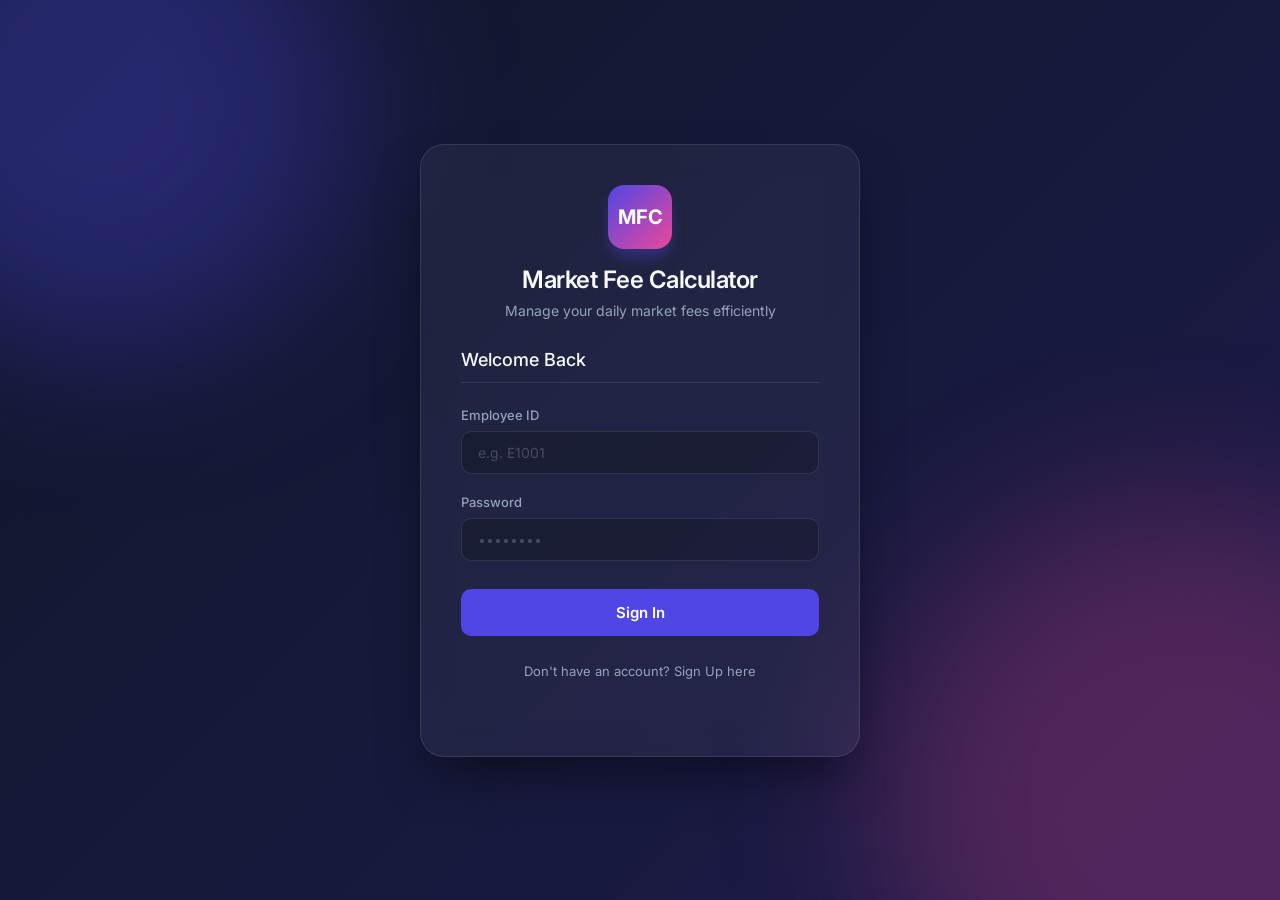
<file: src/main/resources/static/index.html>
<!DOCTYPE html>
<html lang="en">
<head>
    <meta charset="UTF-8">
    <meta name="viewport" content="width=device-width, initial-scale=1.0">
    <title>Market Fee Calculator - Authentication</title>
    <link href="https://fonts.googleapis.com/css2?family=Inter:wght@300;400;500;600;700&display=swap" rel="stylesheet">
    <link rel="stylesheet" href="AuthStyle.css">
</head>
<body>
    <!-- Background Animated Shapes -->
    <div class="blob blob-1"></div>
    <div class="blob blob-2"></div>

    <div class="auth-container">
        <div class="auth-glass-panel">
            <div class="branding">
                <div class="logo-box">MFC</div>
                <h2>Market Fee Calculator</h2>
                <p>Manage your daily market fees efficiently</p>
            </div>

            <!-- Login Form -->
            <form id="loginForm" class="auth-form active-form">
                <h3>Welcome Back</h3>
                <div class="input-group">
                    <label for="loginEmployeeId">Employee ID</label>
                    <input type="text" id="loginEmployeeId" required autocomplete="off" placeholder="e.g. E1001">
                </div>
                <div class="input-group">
                    <label for="loginPassword">Password</label>
                    <input type="password" id="loginPassword" required placeholder="••••••••">
                </div>
                <button type="submit" class="primary-btn" id="loginBtn" onclick="submitLoginForm(event)">Sign In</button>
                <div class="toggle-link">
                    <a href="#" onclick="toggleForms(event)">Don't have an account? Sign Up here</a>
                </div>
                <div id="loginMessage" class="message"></div>
            </form>

            <!-- Signup Form -->
            <form id="signupForm" class="auth-form hidden-form">
                <h3>Create Account</h3>
                <div class="input-row">
                    <div class="input-group">
                        <label for="signupEmployeeId">Employee ID</label>
                        <input type="text" id="signupEmployeeId" required autocomplete="off" placeholder="e.g. E1001">
                    </div>
                    <div class="input-group">
                        <label for="signupEmployeeCode">Employee Code</label>
                        <input type="text" id="signupEmployeeCode" required autocomplete="off" placeholder="e.g. DLTB-A">
                    </div>
                </div>
                <div class="input-group">
                    <label for="signupEmail">Email ID</label>
                    <input type="email" id="signupEmail" required placeholder="email@example.com">
                </div>
                <div class="input-row">
                    <div class="input-group">
                        <label for="signupDob">Date of Birth</label>
                        <input type="date" id="signupDob" required>
                    </div>
                    <div class="input-group">
                        <label for="signupPassword">Password</label>
                        <input type="password" id="signupPassword" required placeholder="••••••••">
                    </div>
                </div>
                <button type="submit" class="primary-btn" id="signupBtn" onclick="submitSignupForm(event)">Sign Up</button>
                <div class="toggle-link">
                    <a href="#" onclick="toggleForms(event)">Already have an account? Sign In here</a>
                </div>
                <div id="signupMessage" class="message"></div>
            </form>
        </div>
    </div>
    
    <script src="auth-logic.js"></script>
    <script>
        // Prevent back button from leaving login page or showing cached pages after logout
        window.history.pushState(null, "", window.location.href);
        window.onpopstate = function() {
            window.history.pushState(null, "", window.location.href);
        };

        // Check if user is already logged in, redirect to home if true
        if (sessionStorage.getItem('employeeId')) {
            window.location.replace('home.html');
        }
    </script>
</body>
</html>
</file>
<file: src/main/resources/static/AuthStyle.css>
:root {
    --primary-color: #4f46e5;
    --primary-hover: #4338ca;
    --bg-gradient-start: #0f172a;
    --bg-gradient-end: #1e1b4b;
    --glass-bg: rgba(255, 255, 255, 0.05);
    --glass-border: rgba(255, 255, 255, 0.1);
    --text-main: #f8fafc;
    --text-muted: #94a3b8;
    --error-color: #ef4444;
    --success-color: #10b981;
}

body {
    margin: 0;
    font-family: 'Inter', system-ui, -apple-system, sans-serif;
    background: linear-gradient(135deg, var(--bg-gradient-start), var(--bg-gradient-end));
    color: var(--text-main);
    min-height: 100vh;
    display: flex;
    flex-direction: column;
    overflow-x: hidden;
    overflow-y: auto;
    position: relative;
}

/* Abstract Blobs for Premium Feel */
.blob {
    position: fixed;
    filter: blur(80px);
    z-index: -1;
    border-radius: 50%;
    animation: float 10s infinite alternate ease-in-out;
}

.blob-1 {
    width: 500px;
    height: 500px;
    background: rgba(79, 70, 229, 0.35);
    top: -150px;
    left: -150px;
}

.blob-2 {
    width: 600px;
    height: 600px;
    background: rgba(236, 72, 153, 0.25);
    bottom: -200px;
    right: -200px;
    animation-delay: -5s;
}

@keyframes float {
    0% { transform: translate(0, 0) scale(1); }
    100% { transform: translate(50px, 50px) scale(1.05); }
}

.auth-container {
    width: 100%;
    max-width: 480px;
    padding: 40px 20px;
    box-sizing: border-box;
    z-index: 10;
    margin: auto;
}

.auth-glass-panel {
    background: var(--glass-bg);
    backdrop-filter: blur(16px);
    -webkit-backdrop-filter: blur(16px);
    border: 1px solid var(--glass-border);
    border-radius: 24px;
    padding: 40px;
    box-shadow: 0 25px 50px -12px rgba(0, 0, 0, 0.5);
    transition: all 0.3s ease;
}

.branding {
    text-align: center;
    margin-bottom: 30px;
}

.logo-box {
    width: 64px;
    height: 64px;
    background: linear-gradient(135deg, #4f46e5, #ec4899);
    border-radius: 16px;
    display: flex;
    align-items: center;
    justify-content: center;
    font-size: 20px;
    font-weight: 700;
    margin: 0 auto 16px;
    box-shadow: 0 10px 15px -3px rgba(79, 70, 229, 0.4);
    color: white;
}

.branding h2 {
    margin: 0 0 8px 0;
    font-size: 24px;
    font-weight: 600;
    letter-spacing: -0.5px;
}

.branding p {
    margin: 0;
    color: var(--text-muted);
    font-size: 14px;
}

.auth-form {
    display: none;
    opacity: 0;
    transform: translateY(10px);
}

.auth-form.active-form {
    display: block;
    animation: fadeIn 0.4s forwards ease-out;
}

@keyframes fadeIn {
    to {
        opacity: 1;
        transform: translateY(0);
    }
}

.auth-form h3 {
    margin: 0 0 24px 0;
    font-size: 18px;
    font-weight: 500;
    border-bottom: 1px solid var(--glass-border);
    padding-bottom: 12px;
}

.input-row {
    display: flex;
    gap: 16px;
}

.input-group {
    margin-bottom: 20px;
    flex: 1;
}

.input-group label {
    display: block;
    font-size: 13px;
    color: var(--text-muted);
    margin-bottom: 8px;
    font-weight: 500;
}

.input-group input {
    width: 100%;
    padding: 12px 16px;
    background: rgba(0, 0, 0, 0.2);
    border: 1px solid rgba(255, 255, 255, 0.1);
    border-radius: 10px;
    color: var(--text-main);
    font-size: 14px;
    font-family: inherit;
    box-sizing: border-box;
    transition: all 0.2s ease;
}

.input-group input[type="date"] {
    color-scheme: dark;
}

.input-group input:focus {
    outline: none;
    border-color: var(--primary-color);
    background: rgba(0, 0, 0, 0.4);
    box-shadow: 0 0 0 4px rgba(79, 70, 229, 0.15);
}

.input-group input::placeholder {
    color: rgba(255, 255, 255, 0.2);
}

.primary-btn {
    width: 100%;
    padding: 14px;
    background: var(--primary-color);
    color: white;
    border: none;
    border-radius: 10px;
    font-size: 15px;
    font-weight: 600;
    cursor: pointer;
    transition: all 0.2s ease;
    margin-top: 8px;
    font-family: inherit;
}

.primary-btn:hover:not(:disabled) {
    background: var(--primary-hover);
    transform: translateY(-2px);
    box-shadow: 0 4px 12px rgba(79, 70, 229, 0.4);
}

.primary-btn:active:not(:disabled) {
    transform: translateY(0);
}

.primary-btn:disabled {
    opacity: 0.6;
    cursor: not-allowed;
}

.toggle-link {
    text-align: center;
    margin-top: 24px;
}

.toggle-link a {
    color: var(--text-muted);
    text-decoration: none;
    font-size: 13px;
    transition: color 0.2s ease;
}

.toggle-link a:hover {
    color: var(--text-main);
}

.message {
    margin-top: 16px;
    font-size: 13px;
    text-align: center;
    min-height: 20px;
    font-weight: 500;
}

.message.error { color: var(--error-color); }
.message.success { color: var(--success-color); }

@media (max-width: 600px) {
    .auth-glass-panel { padding: 30px 20px; }
    .input-row { flex-direction: column; gap: 0; }
}
</file>
<file: src/main/resources/static/FormStyle.css>
:root {
    --color-primary: #2563eb;
    --color-primary-soft: #eff4ff;
    --color-danger: #dc2626;
    --color-bg: #f3f4f6;
    --color-card: #ffffff;
    --color-border: #e5e7eb;
    --color-text: #111827;
    --color-text-muted: #6b7280;
    --radius-sm: 4px;
    --radius-md: 10px;
    --radius-lg: 14px;
    --spacing-xs: 4px;
    --spacing-sm: 8px;
    --spacing-md: 16px;
    --spacing-lg: 24px;
    --spacing-xl: 32px;
    --shadow-soft: 0 8px 20px rgba(15, 23, 42, 0.06);
}

body {
    margin: 0;
    font-family: system-ui, -apple-system, BlinkMacSystemFont, "Segoe UI", sans-serif;
    background-color: var(--color-bg);
    color: var(--color-text);
}

.container {
    max-width: 920px;
    margin: 40px auto;
    padding: 0 var(--spacing-md);
}

h2 {
    text-align: center;
    margin-bottom: var(--spacing-lg);
    font-size: 1.6rem;
    font-weight: 600;
}

form {
    background-color: var(--color-card);
    border-radius: var(--radius-lg);
    box-shadow: var(--shadow-soft);
    padding: var(--spacing-lg);
    border: 1px solid var(--color-border);
}

.form-group {
    margin-bottom: var(--spacing-md);
}

form label {
    display: block;
    font-size: 0.9rem;
    font-weight: 500;
    color: var(--color-text-muted);
    margin-bottom: var(--spacing-xs);
}

form input,
form select {
    width: 100%;
    padding: 9px 10px;
    font-size: 0.95rem;
    border-radius: var(--radius-sm);
    border: 1px solid var(--color-border);
    background-color: #f9fafb;
    box-sizing: border-box;
}

form input:focus,
form select:focus,
.submit-btn:focus-visible {
    outline: 2px solid var(--color-primary);
    outline-offset: 1px;
    border-color: var(--color-primary);
}

.source-fieldset {
    border: none;
    padding: 0;
    margin: 0;
}

.sr-only {
    position: absolute;
    width: 1px;
    height: 1px;
    padding: 0;
    margin: -1px;
    overflow: hidden;
    clip: rect(0, 0, 0, 0);
    white-space: nowrap;
    border: 0;
}

.sources-grid {
    display: grid;
    grid-template-columns: repeat(auto-fit, minmax(260px, 1fr));
    gap: var(--spacing-md);
    margin-top: var(--spacing-sm);
}

.source-card {
    border-radius: var(--radius-md);
    border: 1px solid var(--color-border);
    padding: var(--spacing-md);
    background-color: #f9fafb;
}

.source-header {
    display: flex;
    align-items: center;
    justify-content: space-between;
    margin-bottom: var(--spacing-sm);
}

.checkbox-label {
    display: inline-flex;
    align-items: center;
    gap: var(--spacing-xs);
    font-weight: 500;
    color: var(--color-text);
}

.source-body {
    display: grid;
    grid-template-columns: 1fr;
    gap: var(--spacing-sm);
}

.market-fee-row {
    display: grid;
    grid-template-columns: 1fr;
}

.source-actions {
    margin-top: var(--spacing-sm);
    display: flex;
    justify-content: flex-end;
}

.row-inline {
    display: flex;
    flex-wrap: wrap;
    gap: var(--spacing-sm);
}

.row-inline > .form-group {
    flex: 1 1 120px;
    margin-bottom: 0;
}

.submit-btn {
    border-radius: var(--radius-sm);
    border: 1px solid transparent;
    padding: 9px 14px;
    font-size: 0.95rem;
    font-weight: 500;
    cursor: pointer;
    transition: background-color 0.15s ease, border-color 0.15s ease, color 0.15s ease, box-shadow 0.15s ease;
}

.btn-primary {
    background-color: var(--color-primary);
    color: #ffffff;
    box-shadow: 0 1px 3px rgba(15, 23, 42, 0.15);
}

.btn-primary:hover:not(:disabled) {
    background-color: #1d4ed8;
}

.btn-secondary {
    background-color: #ffffff;
    color: var(--color-text);
    border-color: var(--color-border);
}

.btn-secondary:hover:not(:disabled) {
    background-color: var(--color-primary-soft);
    border-color: var(--color-primary);
}

.btn-full {
    width: 100%;
}

.submit-btn:disabled {
    opacity: 0.7;
    cursor: not-allowed;
    box-shadow: none;
}

.totals-card {
    margin-top: var(--spacing-lg);
    padding-top: var(--spacing-md);
    border-top: 1px solid var(--color-border);
}

.totals-row {
    display: flex;
    flex-wrap: wrap;
    gap: var(--spacing-md);
    align-items: flex-end;
}

.totals-row > .form-group {
    flex: 1 1 160px;
    margin-bottom: 0;
}

.totals-actions {
    display: flex;
    flex-wrap: wrap;
    gap: var(--spacing-sm);
}

@media (max-width: 768px) {
    .container {
        margin: 24px auto;
    }

    form {
        padding: var(--spacing-md);
    }

    .totals-row {
        flex-direction: column;
        align-items: stretch;
    }
}
</file>
